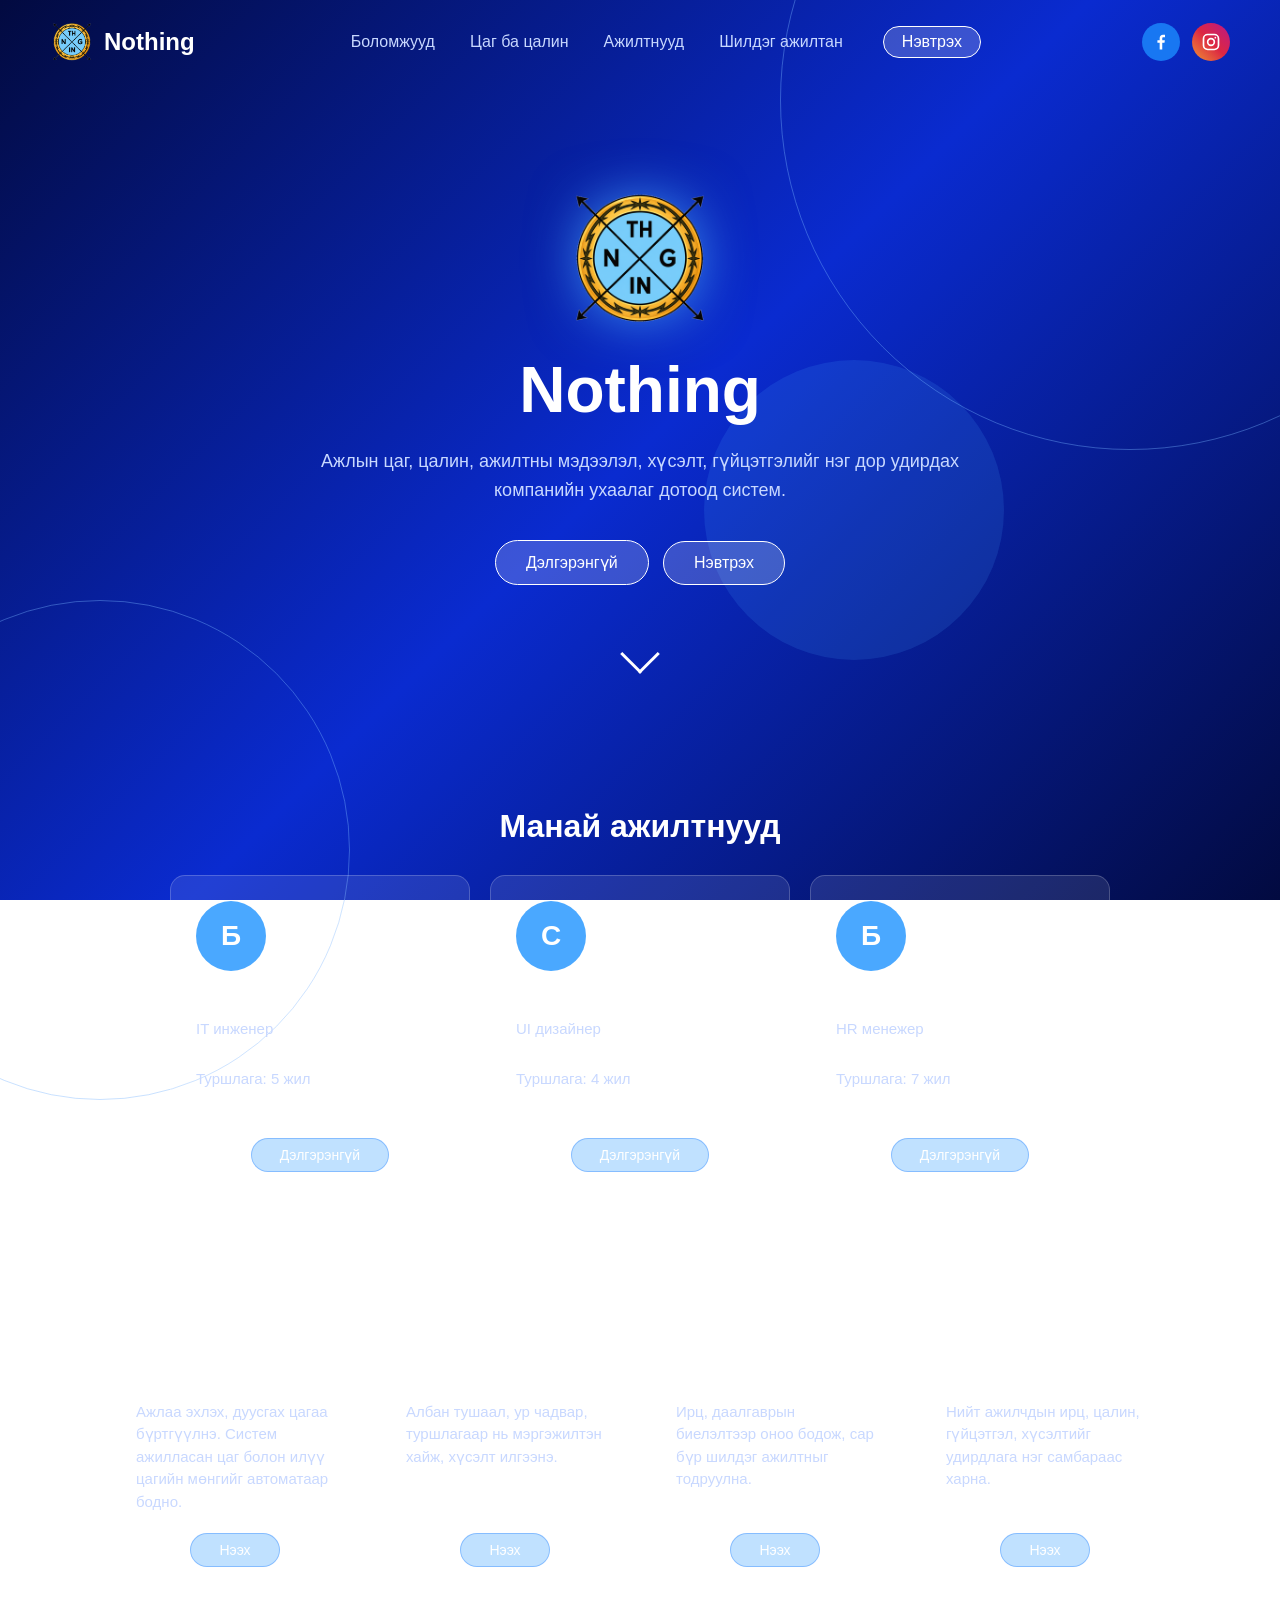
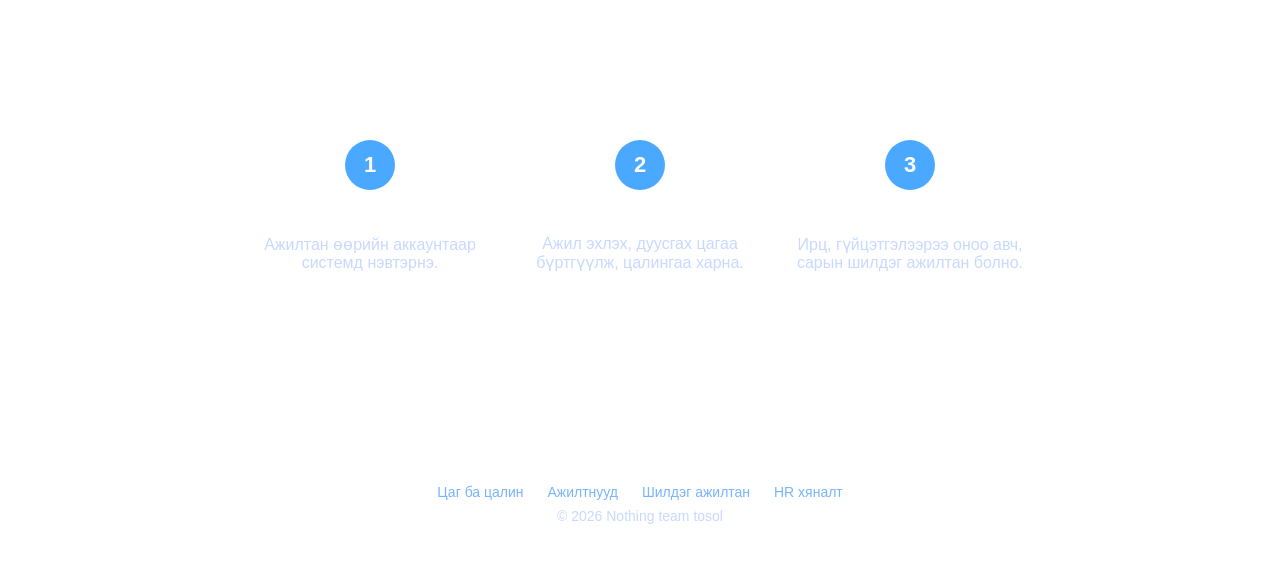
<file: index.html>
<!DOCTYPE html>
<html lang="mn">
<head>
  <meta charset="UTF-8">
  <meta name="viewport" content="width=device-width, initial-scale=1">
  <meta name="description" content="Nothing - ажлын цаг, цалин, ажилтны мэдээлэл, хүсэлт, гүйцэтгэлийг нэг дор удирдах компанийн ухаалаг дотоод систем.">
  <meta name="theme-color" content="#020a40">
  <meta property="og:title" content="Nothing">
  <meta property="og:description" content="Nothing - ажлын цаг, цалин, ажилтны мэдээлэл, хүсэлт, гүйцэтгэлийг нэг дор удирдах компанийн ухаалаг дотоод систем.">
  <meta property="og:image" content="logo.png">
  <title>Nothing</title>
  <!-- style.css файлыг энд холбож байна -->
  <link rel="icon" href="logo.png">
  <link rel="stylesheet" href="style.css">
</head>
<body>

  <!-- Арын дугуй хэлбэрүүд (background-ийг чимнэ) -->
  <div class="circle circle1"></div>
  <div class="circle circle2"></div>
  <div class="circle circle3"></div>

  <!-- Дээд хэсэг: лого ба цэс -->
  <header>
    <a class="logo" href="index.html"><img src="logo.png" alt="Nothing лого">Nothing</a>
    <nav>
      <a href="#features">Боломжууд</a>
      <a href="time-salary.html">Цаг ба цалин</a>
      <a href="employees.html">Ажилтнууд</a>
      <a href="leaderboard.html">Шилдэг ажилтан</a>
      <a href="login.html" class="button small">Нэвтрэх</a>
    </nav>
    
    <div class="social">
      <a href="https://www.facebook.com" target="_blank" title="Facebook" class="fb">
        <svg viewBox="0 0 24 24"><path fill="white" d="M13.5 21v-8h2.7l.4-3.2h-3.1V7.8c0-.9.3-1.5 1.6-1.5h1.7V3.4c-.3 0-1.3-.1-2.4-.1-2.4 0-4 1.5-4 4.1v2.4H7.7V13h2.7v8h3.1z"/></svg>
      </a>
      <a href="https://www.instagram.com" target="_blank" title="Instagram" class="ig">
        <svg viewBox="0 0 24 24" fill="none" stroke="white" stroke-width="2">
          <rect x="3" y="3" width="18" height="18" rx="5"/>
          <circle cx="12" cy="12" r="4"/>
          <circle cx="17.2" cy="6.8" r="1" fill="white" stroke="none"/>
        </svg>
      </a>
    </div>
  </header>

  <!-- Гол хэсэг -->
  <main>
    <section class="hero">
      <img src="logo.png" alt="Nothing лого" class="hero-logo">
      <h1>Nothing</h1>
      <p>Ажлын цаг, цалин, ажилтны мэдээлэл, хүсэлт, гүйцэтгэлийг нэг дор удирдах компанийн ухаалаг дотоод систем.</p>
      <a href="#features" class="button">Дэлгэрэнгүй</a>
      <a href="login.html" class="button">Нэвтрэх</a>
      <!-- Доош гүйлгэх сум: дарахад "Манай ажилтнууд" хэсэг рүү гүйнэ -->
      <a href="#team" class="scroll-down" title="Доош гүйлгэх"></a>
    </section>

    <section id="team" class="team">
      <h2 class="section-title">Манай ажилтнууд</h2>
      <div class="cards people">
        <a class="card" href="employees.html">
          <div class="avatar">Б</div><h3>Бат</h3>
          <p class="role">IT инженер</p>
          <p class="info">Туршлага: 5 жил</p>
          <div><span class="tag">HTML/CSS</span><span class="tag">Python</span></div>
          <span class="more">Дэлгэрэнгүй</span>
        </a>
        <a class="card" href="employees.html">
          <div class="avatar">С</div><h3>Сара</h3>
          <p class="role">UI дизайнер</p>
          <p class="info">Туршлага: 4 жил</p>
          <div><span class="tag">Figma</span><span class="tag">Брэндинг</span></div>
          <span class="more">Дэлгэрэнгүй</span>
        </a>
        <a class="card" href="employees.html">
          <div class="avatar">Б</div><h3>Болд</h3>
          <p class="role">HR менежер</p>
          <p class="info">Туршлага: 7 жил</p>
          <div><span class="tag">Сургалт</span><span class="tag">Ярилцлага</span></div>
          <span class="more">Дэлгэрэнгүй</span>
        </a>
      </div>
      <a href="employees.html" class="button">Бүх ажилтныг харах</a>
    </section>

    <section id="features" class="cards">
      <a class="card" href="time-salary.html">
        <h3>Цаг ба цалин</h3>
        <p>Ажлаа эхлэх, дуусгах цагаа бүртгүүлнэ. Систем ажилласан цаг болон илүү цагийн мөнгийг автоматаар бодно.</p>
        <span class="more">Нээх</span>
      </a>
      <a class="card" href="employees.html">
        <h3>Ажилтны мэдээлэл</h3>
        <p>Албан тушаал, ур чадвар, туршлагаар нь мэргэжилтэн хайж, хүсэлт илгээнэ.</p>
        <span class="more">Нээх</span>
      </a>
      <a class="card" href="leaderboard.html">
        <h3>Leaderboard</h3>
        <p>Ирц, даалгаврын биелэлтээр оноо бодож, сар бүр шилдэг ажилтныг тодруулна.</p>
        <span class="more">Нээх</span>
      </a>
      <a class="card" href="hr.html">
        <h3>HR хяналт</h3>
        <p>Нийт ажилчдын ирц, цалин, гүйцэтгэл, хүсэлтийг удирдлага нэг самбараас харна.</p>
        <span class="more">Нээх</span>
      </a>
    </section>
    <section id="how" class="how">
      <h2>Хэрхэн ажилладаг вэ?</h2>
      <div class="steps">
        <div class="step"><div class="step-number">1</div><h3>Нэвтэрнэ</h3><p>Ажилтан өөрийн аккаунтаар системд нэвтэрнэ.</p></div>
        <div class="step"><div class="step-number">2</div><h3>Цагаа бүртгүүлнэ</h3><p>Ажил эхлэх, дуусгах цагаа бүртгүүлж, цалингаа харна.</p></div>
        <div class="step"><div class="step-number">3</div><h3>Оноо цуглуулна</h3><p>Ирц, гүйцэтгэлээрээ оноо авч, сарын шилдэг ажилтан болно.</p></div>
      </div>
      <a href="login.html" class="button">Одоо эхлэх</a>
    </section>



  </main>

  <footer>
  <p>
    <a href="time-salary.html">Цаг ба цалин</a>
    <a href="employees.html">Ажилтнууд</a>
    <a href="leaderboard.html">Шилдэг ажилтан</a>
    <a href="hr.html">HR хяналт</a>
  </p>
  <p>© 2026 Nothing team tosol</p>
</footer>

  <script src="script.js"></script>
</body>
</html>
</file>
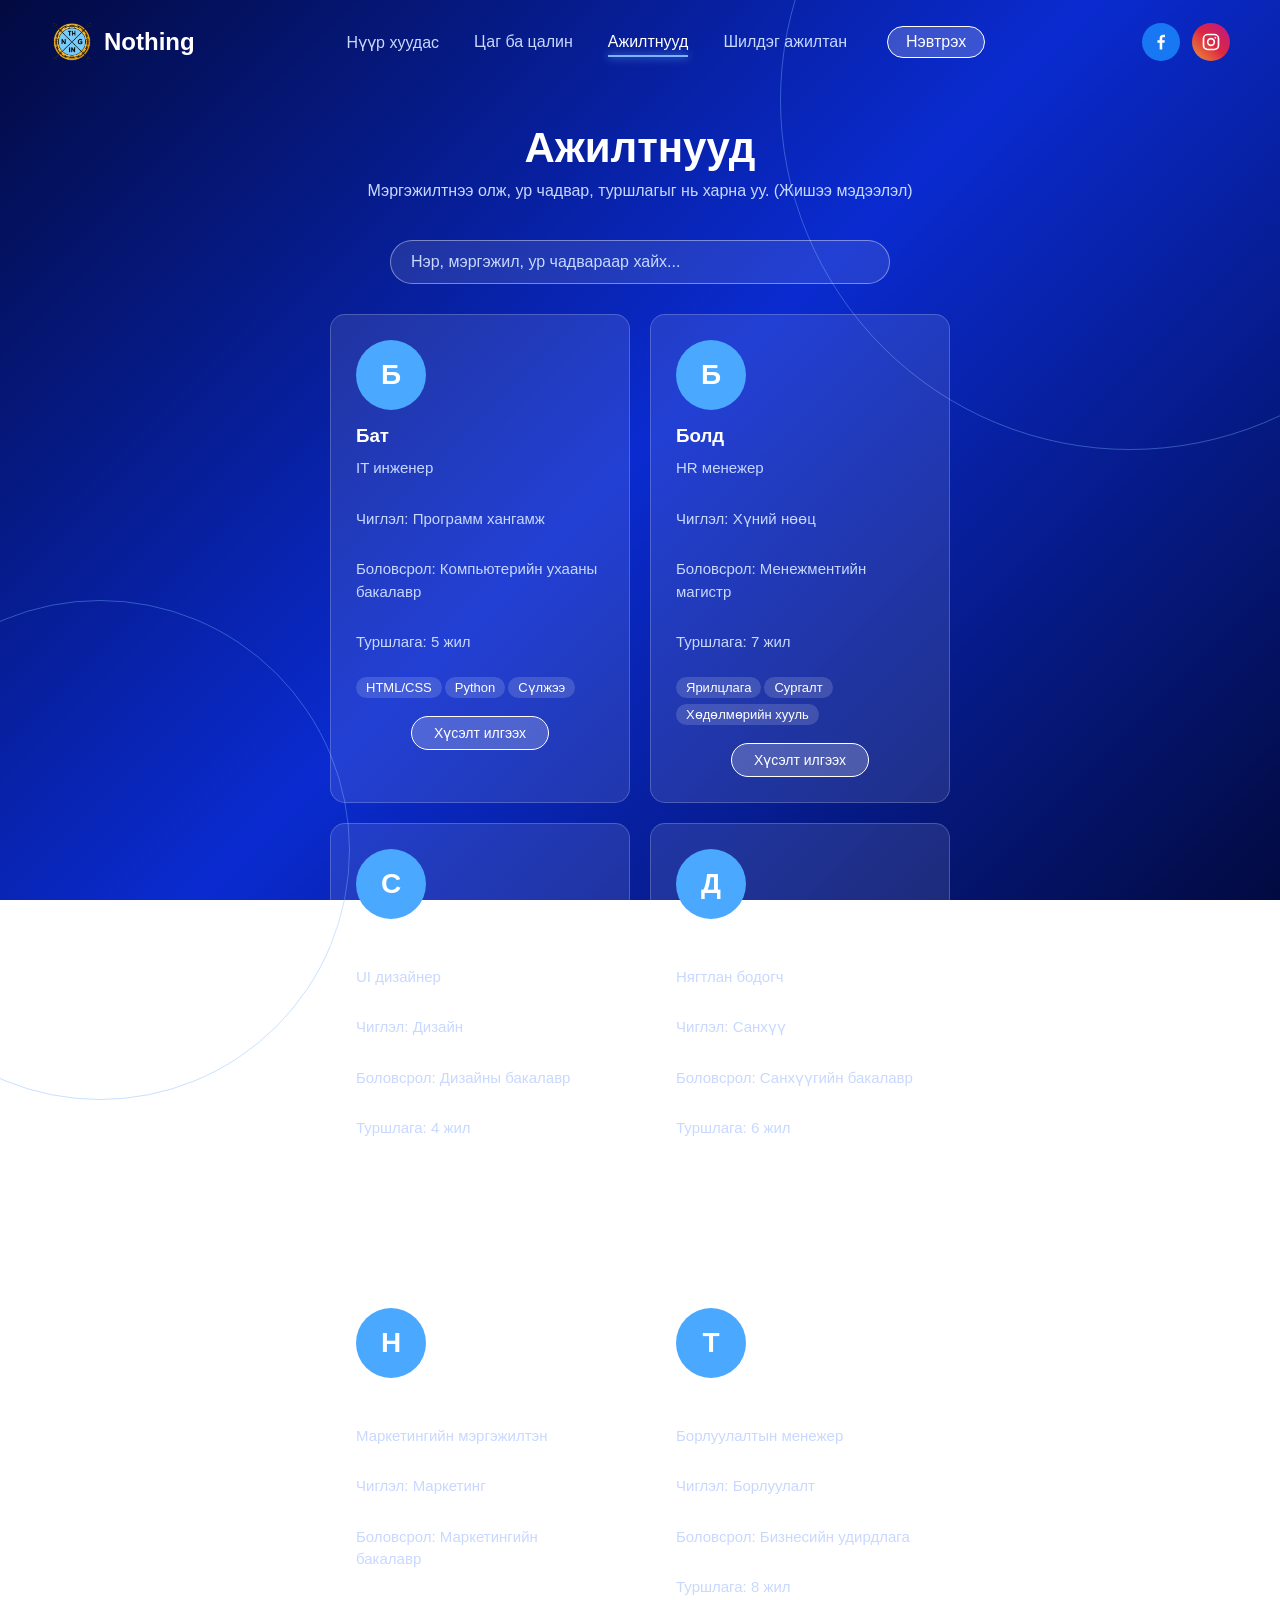
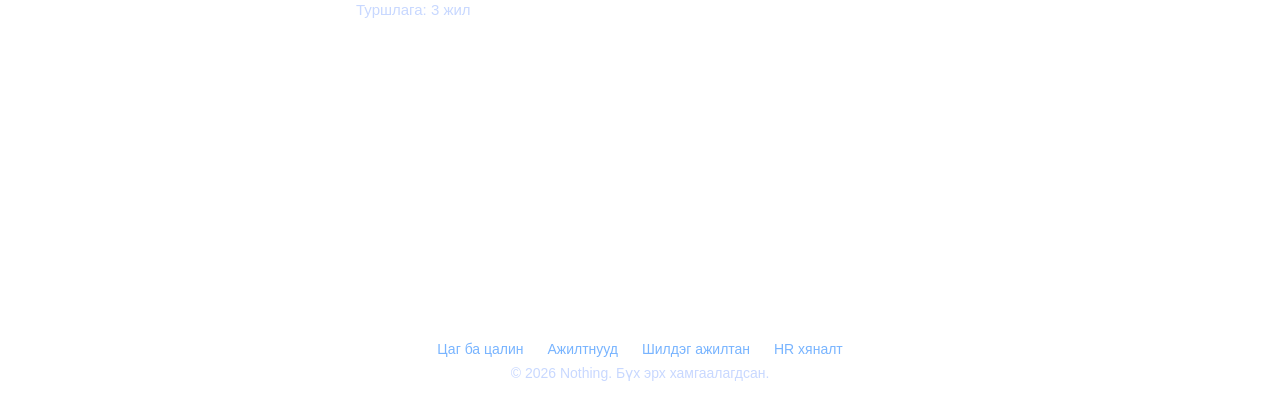
<file: employees.html>
<!DOCTYPE html>
<html lang="mn">
<head>
  <meta charset="UTF-8">
  <meta name="viewport" content="width=device-width, initial-scale=1">
  <meta name="description" content="Nothing - ажилтнуудын мэргэжил, ур чадвар, туршлагыг хайж олох.">
  <meta name="theme-color" content="#020a40">
  <meta property="og:title" content="Nothing">
  <meta property="og:description" content="Nothing - ажилтнуудын мэргэжил, ур чадвар, туршлагыг хайж олох.">
  <meta property="og:image" content="logo.png">
  <title>Ажилтнууд - Nothing</title>
  <link rel="icon" href="logo.png">
  <link rel="stylesheet" href="style.css">
</head>
<body>
  <div class="circle circle1"></div>
  <div class="circle circle2"></div>

  <header>
    <a class="logo" href="index.html"><img src="logo.png" alt="Nothing лого">Nothing</a>
    <nav>
      <a href="index.html">Нүүр хуудас</a>
      <a href="time-salary.html">Цаг ба цалин</a>
      <a href="employees.html">Ажилтнууд</a>
      <a href="leaderboard.html">Шилдэг ажилтан</a>
      <a href="login.html" class="button small">Нэвтрэх</a>
    </nav>
    <!-- Нийгмийн сүлжээ: дарахад тухайн сайт руу очно -->
    <div class="social">
      <a href="https://www.facebook.com" target="_blank" title="Facebook" class="fb">
        <svg viewBox="0 0 24 24"><path fill="white" d="M13.5 21v-8h2.7l.4-3.2h-3.1V7.8c0-.9.3-1.5 1.6-1.5h1.7V3.4c-.3 0-1.3-.1-2.4-.1-2.4 0-4 1.5-4 4.1v2.4H7.7V13h2.7v8h3.1z"/></svg>
      </a>
      <a href="https://www.instagram.com" target="_blank" title="Instagram" class="ig">
        <svg viewBox="0 0 24 24" fill="none" stroke="white" stroke-width="2">
          <rect x="3" y="3" width="18" height="18" rx="5"/>
          <circle cx="12" cy="12" r="4"/>
          <circle cx="17.2" cy="6.8" r="1" fill="white" stroke="none"/>
        </svg>
      </a>
    </div>
  </header>

  <main class="container">
    <h1 class="page-title">Ажилтнууд</h1>
    <p class="page-sub">Мэргэжилтнээ олж, ур чадвар, туршлагыг нь харна уу. (Жишээ мэдээлэл)</p>
    <input id="search" class="search" type="text" placeholder="Нэр, мэргэжил, ур чадвараар хайх..." oninput="filterPeople()">
    <section class="cards people">
      <div class="card">
        <div class="avatar">Б</div>
        <h3>Бат</h3>
        <p class="role">IT инженер</p>
        <p class="info">Чиглэл: Программ хангамж</p>
        <p class="info">Боловсрол: Компьютерийн ухааны бакалавр</p>
        <p class="info">Туршлага: 5 жил</p>
        <div><span class="tag">HTML/CSS</span><span class="tag">Python</span><span class="tag">Сүлжээ</span></div>
        <button type="button" class="button" onclick="sendRequest('Бат')">Хүсэлт илгээх</button>
      </div>
      <div class="card">
        <div class="avatar">Б</div>
        <h3>Болд</h3>
        <p class="role">HR менежер</p>
        <p class="info">Чиглэл: Хүний нөөц</p>
        <p class="info">Боловсрол: Менежментийн магистр</p>
        <p class="info">Туршлага: 7 жил</p>
        <div><span class="tag">Ярилцлага</span><span class="tag">Сургалт</span><span class="tag">Хөдөлмөрийн хууль</span></div>
        <button type="button" class="button" onclick="sendRequest('Болд')">Хүсэлт илгээх</button>
      </div>
      <div class="card">
        <div class="avatar">С</div>
        <h3>Сара</h3>
        <p class="role">UI дизайнер</p>
        <p class="info">Чиглэл: Дизайн</p>
        <p class="info">Боловсрол: Дизайны бакалавр</p>
        <p class="info">Туршлага: 4 жил</p>
        <div><span class="tag">Figma</span><span class="tag">Өнгө</span><span class="tag">Брэндинг</span></div>
        <button type="button" class="button" onclick="sendRequest('Сара')">Хүсэлт илгээх</button>
      </div>
      <div class="card">
        <div class="avatar">Д</div>
        <h3>Дулмаа</h3>
        <p class="role">Нягтлан бодогч</p>
        <p class="info">Чиглэл: Санхүү</p>
        <p class="info">Боловсрол: Санхүүгийн бакалавр</p>
        <p class="info">Туршлага: 6 жил</p>
        <div><span class="tag">Excel</span><span class="tag">Тайлан</span><span class="tag">Татвар</span></div>
        <button type="button" class="button" onclick="sendRequest('Дулмаа')">Хүсэлт илгээх</button>
      </div>
      <div class="card">
        <div class="avatar">Н</div>
        <h3>Нараа</h3>
        <p class="role">Маркетингийн мэргэжилтэн</p>
        <p class="info">Чиглэл: Маркетинг</p>
        <p class="info">Боловсрол: Маркетингийн бакалавр</p>
        <p class="info">Туршлага: 3 жил</p>
        <div><span class="tag">SMM</span><span class="tag">Контент</span><span class="tag">Судалгаа</span></div>
        <button type="button" class="button" onclick="sendRequest('Нараа')">Хүсэлт илгээх</button>
      </div>
      <div class="card">
        <div class="avatar">Т</div>
        <h3>Тэмүүлэн</h3>
        <p class="role">Борлуулалтын менежер</p>
        <p class="info">Чиглэл: Борлуулалт</p>
        <p class="info">Боловсрол: Бизнесийн удирдлага</p>
        <p class="info">Туршлага: 8 жил</p>
        <div><span class="tag">Хэлэлцээр</span><span class="tag">CRM</span><span class="tag">Харилцагч</span></div>
        <button type="button" class="button" onclick="sendRequest('Тэмүүлэн')">Хүсэлт илгээх</button>
      </div>
    </section>
  </main>

  <footer>
  <p>
    <a href="time-salary.html">Цаг ба цалин</a>
    <a href="employees.html">Ажилтнууд</a>
    <a href="leaderboard.html">Шилдэг ажилтан</a>
    <a href="hr.html">HR хяналт</a>
  </p>
  <p>© 2026 Nothing. Бүх эрх хамгаалагдсан.</p>
</footer>

  <script src="script.js"></script>
  <script>
    // Хайлтын талбарт бичих бүрт энэ функц ажиллана
    function filterPeople() {
      // Бичсэн үгийг жижиг үсэгт шилжүүлнэ (том, жижиг үсэг ялгахгүй байхын тулд)
      var text = document.getElementById("search").value.toLowerCase();
      var cards = document.querySelectorAll(".people .card");

      // Карт бүрийг нэг нэгээр нь шалгана
      for (var i = 0; i < cards.length; i++) {
        var cardText = cards[i].textContent.toLowerCase();
        if (cardText.indexOf(text) !== -1) {
          cards[i].style.display = "flex";   // таарвал харуулна
        } else {
          cards[i].style.display = "none";   // таарахгүй бол нууна
        }
      }
    }

    // "Хүсэлт илгээх" товч дарахад ажиллана
    function sendRequest(name) {
      var message = prompt(name + "-д илгээх хүсэлтээ бичнэ үү:");
      if (message) {
        alert("Хүсэлт илгээгдлээ (жишээ): " + message);
      }
    }
  </script>
</body>
</html>
</file>
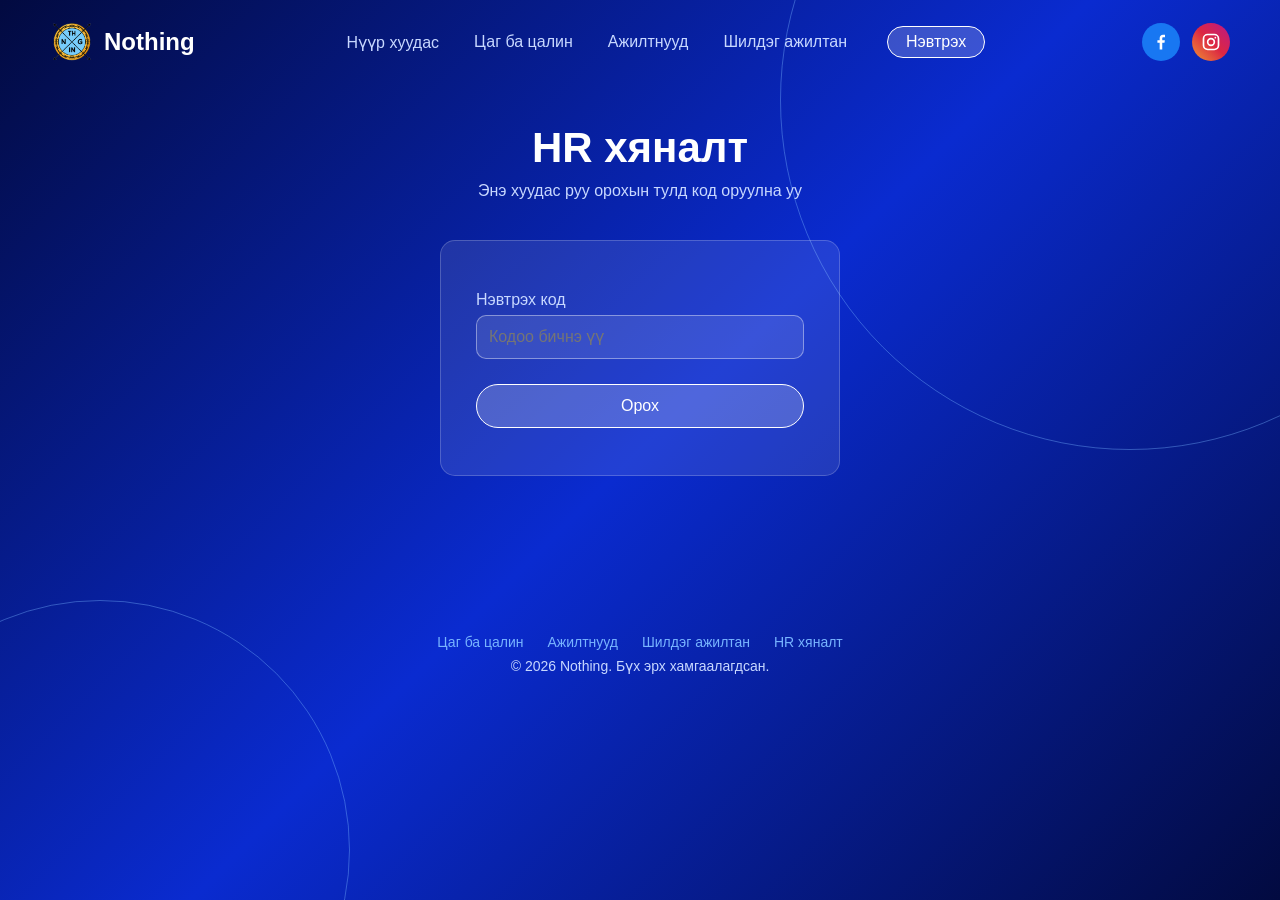
<file: hr.html>
<!DOCTYPE html>
<html lang="mn">
<head>
  <meta charset="UTF-8">
  <meta name="viewport" content="width=device-width, initial-scale=1">
  <meta name="description" content="Nothing - HR хяналтын самбар.">
  <meta name="robots" content="noindex">
  <meta name="theme-color" content="#020a40">
  <meta property="og:title" content="Nothing">
  <meta property="og:description" content="Nothing - HR хяналтын самбар.">
  <meta property="og:image" content="logo.png">
  <title>HR хяналт - Nothing</title>
  <link rel="icon" href="logo.png">
  <link rel="stylesheet" href="style.css">
</head>
<body>
  <div class="circle circle1"></div>
  <div class="circle circle2"></div>

  <header>
    <a class="logo" href="index.html"><img src="logo.png" alt="Nothing лого">Nothing</a>
    <nav>
      <a href="index.html">Нүүр хуудас</a>
      <a href="time-salary.html">Цаг ба цалин</a>
      <a href="employees.html">Ажилтнууд</a>
      <a href="leaderboard.html">Шилдэг ажилтан</a>
      <a href="login.html" class="button small">Нэвтрэх</a>
    </nav>
    <!-- Нийгмийн сүлжээ: дарахад тухайн сайт руу очно -->
    <div class="social">
      <a href="https://www.facebook.com" target="_blank" title="Facebook" class="fb">
        <svg viewBox="0 0 24 24"><path fill="white" d="M13.5 21v-8h2.7l.4-3.2h-3.1V7.8c0-.9.3-1.5 1.6-1.5h1.7V3.4c-.3 0-1.3-.1-2.4-.1-2.4 0-4 1.5-4 4.1v2.4H7.7V13h2.7v8h3.1z"/></svg>
      </a>
      <a href="https://www.instagram.com" target="_blank" title="Instagram" class="ig">
        <svg viewBox="0 0 24 24" fill="none" stroke="white" stroke-width="2">
          <rect x="3" y="3" width="18" height="18" rx="5"/>
          <circle cx="12" cy="12" r="4"/>
          <circle cx="17.2" cy="6.8" r="1" fill="white" stroke="none"/>
        </svg>
      </a>
    </div>
  </header>

  <main class="container">

    <!-- 1) Код оруулах хэсэг (эхлээд энэ харагдана) -->
    <div id="gate">
      <h1 class="page-title">HR хяналт</h1>
      <p class="page-sub">Энэ хуудас руу орохын тулд код оруулна уу</p>

      <form class="form-box" onsubmit="checkCode(); return false;">
        <label for="code">Нэвтрэх код</label>
        <input id="code" type="password" placeholder="Кодоо бичнэ үү">
        <button type="submit" class="button">Орох</button>
        <p id="error" class="error"></p>
      </form>
    </div>

    <!-- 2) HR самбар (код зөв байвал л харагдана) -->
    <div id="dashboard" class="hidden">
      <h1 class="page-title">HR хяналтын самбар</h1>
      <p class="page-sub">Нийт ажилчдын ирц, цаг, цалин, хүсэлт (жишээ мэдээлэл)</p>

      <div class="summary">
        <div class="panel"><div>Нийт ажилтан</div><div class="big">6</div></div>
        <div class="panel"><div>Дундаж ирц</div><div class="big">93%</div></div>
        <div class="panel"><div>Нийт илүү цаг</div><div class="big">34 цаг</div></div>
        <div class="panel"><div>Шинэ хүсэлт</div><div class="big">7</div></div>
      </div>

      <div class="table-wrap">
        <table>
          <tr><th>Нэр</th><th>Ажилласан</th><th>Илүү цаг</th><th>Ирц</th><th>Нийт цалин</th><th>Хүсэлт</th></tr>
          <tr><td>Бат</td><td>176 цаг</td><td>12 цаг</td><td>98%</td><td>1,868,750₮</td><td>0</td></tr>
          <tr><td>Болд</td><td>172 цаг</td><td>8 цаг</td><td>95%</td><td>2,050,000₮</td><td>1</td></tr>
          <tr><td>Сара</td><td>168 цаг</td><td>5 цаг</td><td>97%</td><td>1,720,000₮</td><td>0</td></tr>
          <tr><td>Дулмаа</td><td>170 цаг</td><td>6 цаг</td><td>92%</td><td>1,690,000₮</td><td>2</td></tr>
          <tr><td>Нараа</td><td>160 цаг</td><td>0 цаг</td><td>90%</td><td>1,350,000₮</td><td>1</td></tr>
          <tr><td>Тэмүүлэн</td><td>165 цаг</td><td>3 цаг</td><td>88%</td><td>1,980,000₮</td><td>3</td></tr>
          
        </table>
      </div>
    </div>
  </main>

  <footer>
  <p>
    <a href="time-salary.html">Цаг ба цалин</a>
    <a href="employees.html">Ажилтнууд</a>
    <a href="leaderboard.html">Шилдэг ажилтан</a>
    <a href="hr.html">HR хяналт</a>
  </p>
  <p>© 2026 Nothing. Бүх эрх хамгаалагдсан.</p>
</footer>

  <!-- JavaScript: код зөв эсэхийг шалгана. Мөр бүрийг тайлбарласан. -->
  <script src="script.js"></script>
  <script>
    function checkCode() {
      // Хэрэглэгчийн бичсэн кодыг авна
      var code = document.getElementById("code").value;

      if (code === "HR2026") {
        // Зөв бол: код оруулах хэсгийг нууж, самбарыг харуулна
        document.getElementById("gate").classList.add("hidden");
        document.getElementById("dashboard").classList.remove("hidden");
      } else {
        // Буруу бол алдааны мессеж гаргана
        document.getElementById("error").textContent = "Код буруу байна. Дахин оролдоно уу.";
      }
    }
  </script>
</body>
</html>
</file>
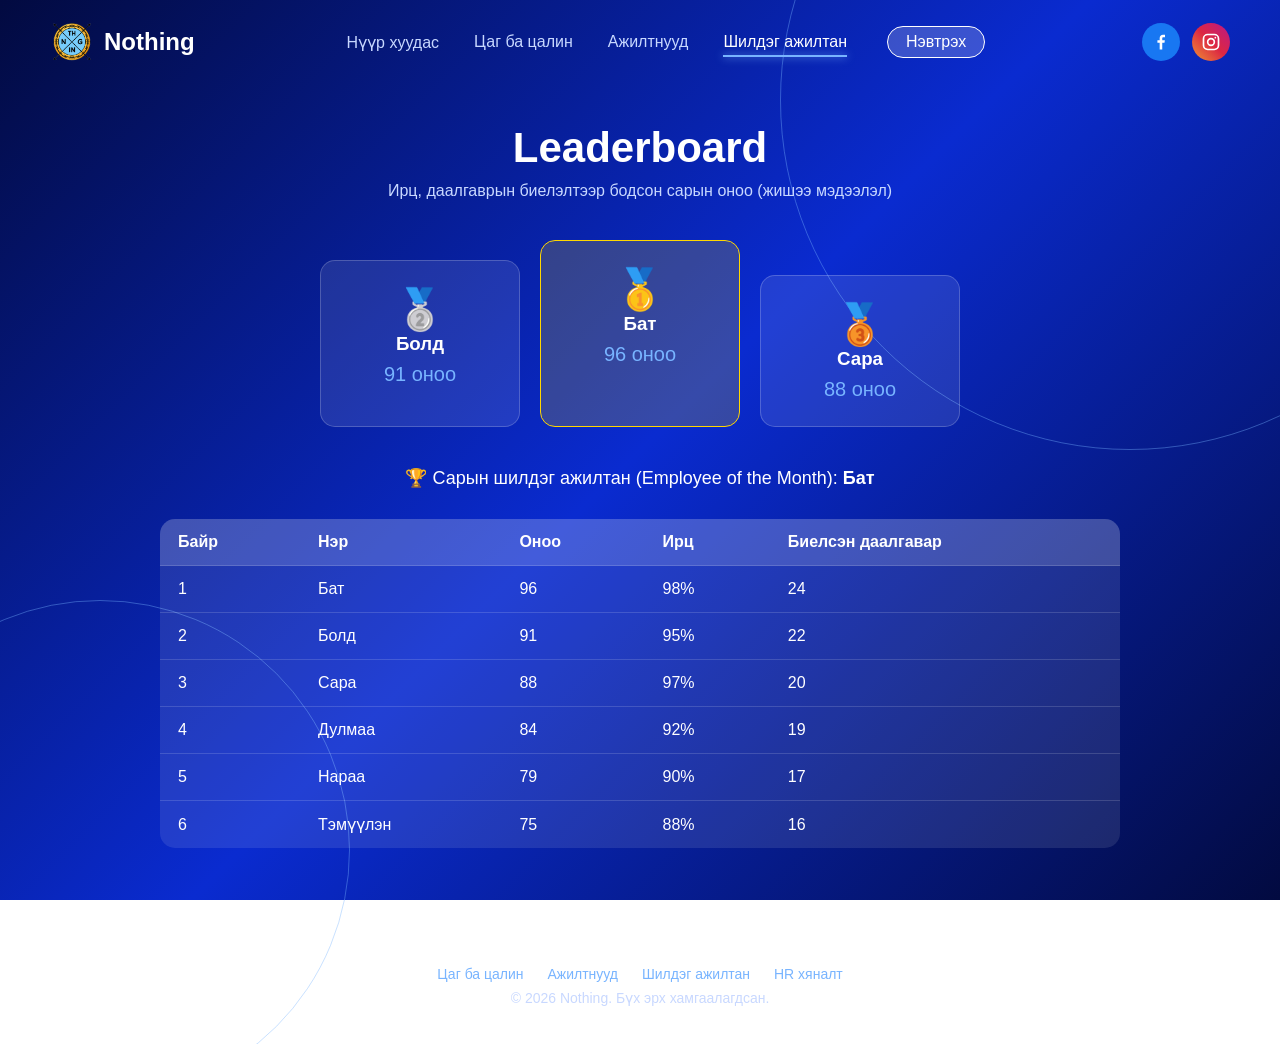
<file: leaderboard.html>
<!DOCTYPE html>
<html lang="mn">
<head>
  <meta charset="UTF-8">
  <meta name="viewport" content="width=device-width, initial-scale=1">
  <meta name="description" content="Nothing - ирц, даалгаврын биелэлтээр бодсон сарын шилдэг ажилтан.">
  <meta name="theme-color" content="#020a40">
  <meta property="og:title" content="Nothing">
  <meta property="og:description" content="Nothing - ирц, даалгаврын биелэлтээр бодсон сарын шилдэг ажилтан.">
  <meta property="og:image" content="logo.png">
  <title>Шилдэг ажилтан - Nothing</title>
  <link rel="icon" href="logo.png">
  <link rel="stylesheet" href="style.css">
</head>
<body>
  <div class="circle circle1"></div>
  <div class="circle circle2"></div>

  <header>
    <a class="logo" href="index.html"><img src="logo.png" alt="Nothing лого">Nothing</a>
    <nav>
      <a href="index.html">Нүүр хуудас</a>
      <a href="time-salary.html">Цаг ба цалин</a>
      <a href="employees.html">Ажилтнууд</a>
      <a href="leaderboard.html">Шилдэг ажилтан</a>
      <a href="login.html" class="button small">Нэвтрэх</a>
    </nav>
    <!-- Нийгмийн сүлжээ: дарахад тухайн сайт руу очно -->
    <div class="social">
      <a href="https://www.facebook.com" target="_blank" title="Facebook" class="fb">
        <svg viewBox="0 0 24 24"><path fill="white" d="M13.5 21v-8h2.7l.4-3.2h-3.1V7.8c0-.9.3-1.5 1.6-1.5h1.7V3.4c-.3 0-1.3-.1-2.4-.1-2.4 0-4 1.5-4 4.1v2.4H7.7V13h2.7v8h3.1z"/></svg>
      </a>
      <a href="https://www.instagram.com" target="_blank" title="Instagram" class="ig">
        <svg viewBox="0 0 24 24" fill="none" stroke="white" stroke-width="2">
          <rect x="3" y="3" width="18" height="18" rx="5"/>
          <circle cx="12" cy="12" r="4"/>
          <circle cx="17.2" cy="6.8" r="1" fill="white" stroke="none"/>
        </svg>
      </a>
    </div>
  </header>

  <main class="container">
    <h1 class="page-title">Leaderboard</h1>
    <p class="page-sub">Ирц, даалгаврын биелэлтээр бодсон сарын оноо (жишээ мэдээлэл)</p>

    <div class="podium">
      <div class="place second"><div class="medal">🥈</div><h3>Болд</h3><div class="score">91 оноо</div></div>
      <div class="place first"><div class="medal">🥇</div><h3>Бат</h3><div class="score">96 оноо</div></div>
      <div class="place third"><div class="medal">🥉</div><h3>Сара</h3><div class="score">88 оноо</div></div>
    </div>

    <p class="badge">🏆 Сарын шилдэг ажилтан (Employee of the Month): <b>Бат</b></p>

    <div class="table-wrap">
      <table>
        <tr><th>Байр</th><th>Нэр</th><th>Оноо</th><th>Ирц</th><th>Биелсэн даалгавар</th></tr>
        <tr><td>1</td><td>Бат</td><td>96</td><td>98%</td><td>24</td></tr>
        <tr><td>2</td><td>Болд</td><td>91</td><td>95%</td><td>22</td></tr>
        <tr><td>3</td><td>Сара</td><td>88</td><td>97%</td><td>20</td></tr>
        <tr><td>4</td><td>Дулмаа</td><td>84</td><td>92%</td><td>19</td></tr>
        <tr><td>5</td><td>Нараа</td><td>79</td><td>90%</td><td>17</td></tr>
        <tr><td>6</td><td>Тэмүүлэн</td><td>75</td><td>88%</td><td>16</td></tr>
        
      </table>
    </div>
  </main>

  <footer>
  <p>
    <a href="time-salary.html">Цаг ба цалин</a>
    <a href="employees.html">Ажилтнууд</a>
    <a href="leaderboard.html">Шилдэг ажилтан</a>
    <a href="hr.html">HR хяналт</a>
  </p>
  <p>© 2026 Nothing. Бүх эрх хамгаалагдсан.</p>
</footer>
  <script src="script.js"></script>
</body>
</html>
</file>
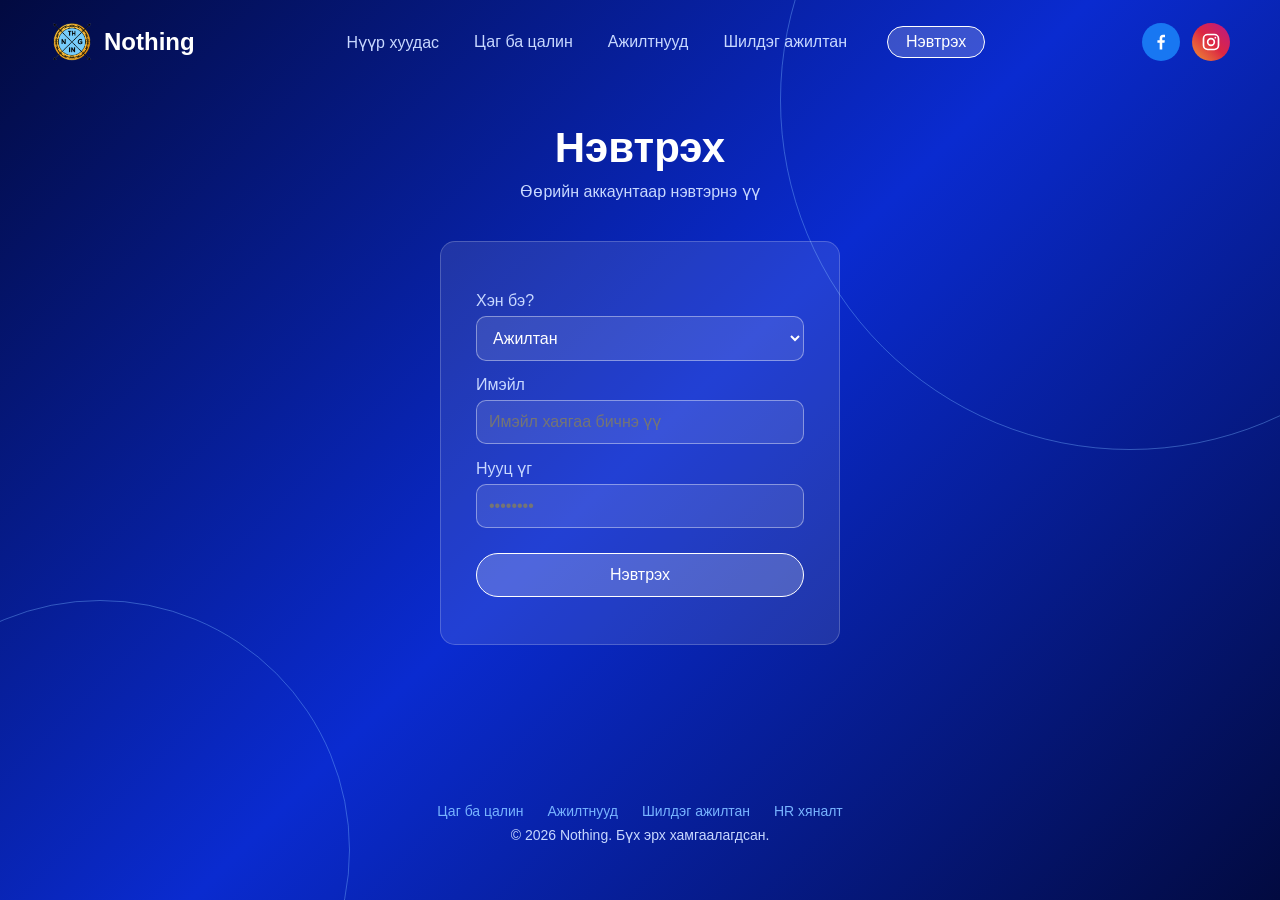
<file: login.html>
<!DOCTYPE html>
<html lang="mn">
<head>
  <meta charset="UTF-8">
  <meta name="viewport" content="width=device-width, initial-scale=1">
  <meta name="description" content="Nothing системд нэвтрэх.">
  <meta name="robots" content="noindex">
  <meta name="theme-color" content="#020a40">
  <meta property="og:title" content="Nothing">
  <meta property="og:description" content="Nothing системд нэвтрэх.">
  <meta property="og:image" content="logo.png">
  <title>Нэвтрэх - Nothing</title>
  <link rel="icon" href="logo.png">
  <link rel="stylesheet" href="style.css">
</head>
<body>
  <div class="circle circle1"></div>
  <div class="circle circle2"></div>

  <header>
    <a class="logo" href="index.html"><img src="logo.png" alt="Nothing лого">Nothing</a>
    <nav>
      <a href="index.html">Нүүр хуудас</a>
      <a href="time-salary.html">Цаг ба цалин</a>
      <a href="employees.html">Ажилтнууд</a>
      <a href="leaderboard.html">Шилдэг ажилтан</a>
      <a href="login.html" class="button small">Нэвтрэх</a>
    </nav>
    <!-- Нийгмийн сүлжээ: дарахад тухайн сайт руу очно -->
    <div class="social">
      <a href="https://www.facebook.com" target="_blank" title="Facebook" class="fb">
        <svg viewBox="0 0 24 24"><path fill="white" d="M13.5 21v-8h2.7l.4-3.2h-3.1V7.8c0-.9.3-1.5 1.6-1.5h1.7V3.4c-.3 0-1.3-.1-2.4-.1-2.4 0-4 1.5-4 4.1v2.4H7.7V13h2.7v8h3.1z"/></svg>
      </a>
      <a href="https://www.instagram.com" target="_blank" title="Instagram" class="ig">
        <svg viewBox="0 0 24 24" fill="none" stroke="white" stroke-width="2">
          <rect x="3" y="3" width="18" height="18" rx="5"/>
          <circle cx="12" cy="12" r="4"/>
          <circle cx="17.2" cy="6.8" r="1" fill="white" stroke="none"/>
        </svg>
      </a>
    </div>
  </header>

  <main class="container">
    <h1 class="page-title">Нэвтрэх</h1>
    <p class="page-sub">Өөрийн аккаунтаар нэвтэрнэ үү</p>

    <!-- Жишээ нэвтрэлт: зөвхөн script.js доторх бүртгэлээр нэвтэрнэ. Бодит шалгалтыг database-ээр дараа нь хийнэ. -->
    <form class="form-box" onsubmit="login(); return false;">
      <label for="role">Хэн бэ?</label>
      <select id="role">
        <option>Ажилтан</option>
        <option>HR / Удирдлага</option>
        <option>Хэрэглэгч</option>
      </select>

      <label for="email">Имэйл</label>
      <input id="email" type="email" placeholder="Имэйл хаягаа бичнэ үү">

      <label for="password">Нууц үг</label>
      <input id="password" type="password" placeholder="••••••••">

      <button type="submit" class="button">Нэвтрэх</button>
      <p id="error" class="error"></p>
    </form>
  </main>

  <footer>
  <p>
    <a href="time-salary.html">Цаг ба цалин</a>
    <a href="employees.html">Ажилтнууд</a>
    <a href="leaderboard.html">Шилдэг ажилтан</a>
    <a href="hr.html">HR хяналт</a>
  </p>
  <p>© 2026 Nothing. Бүх эрх хамгаалагдсан.</p>
</footer>

  <script src="script.js"></script>
  <script>
    // Нэвтэрсэн бол дахин нэвтрэх хуудас харуулах шаардлагагүй
    if (getUser() !== null) {
      window.location.href = "profile.html";
    }

    function login() {
      var email = document.getElementById("email").value.trim().toLowerCase();
      var password = document.getElementById("password").value;
      var role = document.getElementById("role").value;

      if (email === "" || password === "") {
        document.getElementById("error").textContent = "Имэйл болон нууц үгээ бичнэ үү.";
        return;
      }

      // script.js доторх ACCOUNT-тай тулгаж шалгана
      if (email === ACCOUNT.email && password === ACCOUNT.password) {
        // Зөв бол нэвтэрсэнийг хөтөчийн санах ойд хадгална
        localStorage.setItem("cb_user", email);
        localStorage.setItem("cb_role", role);

        // Сонгосон эрхээс хамаарч өөр өөр хуудас руу шилжинэ
        if (role === "Ажилтан") {
          window.location.href = "time-salary.html";
        } else if (role === "HR / Удирдлага") {
          window.location.href = "hr.html";
        } else {
          window.location.href = "employees.html";
        }
      } else {
        document.getElementById("error").textContent = "Ийм бүртгэл олдсонгүй.";
      }
    }
  </script>
</body>
</html>
</file>
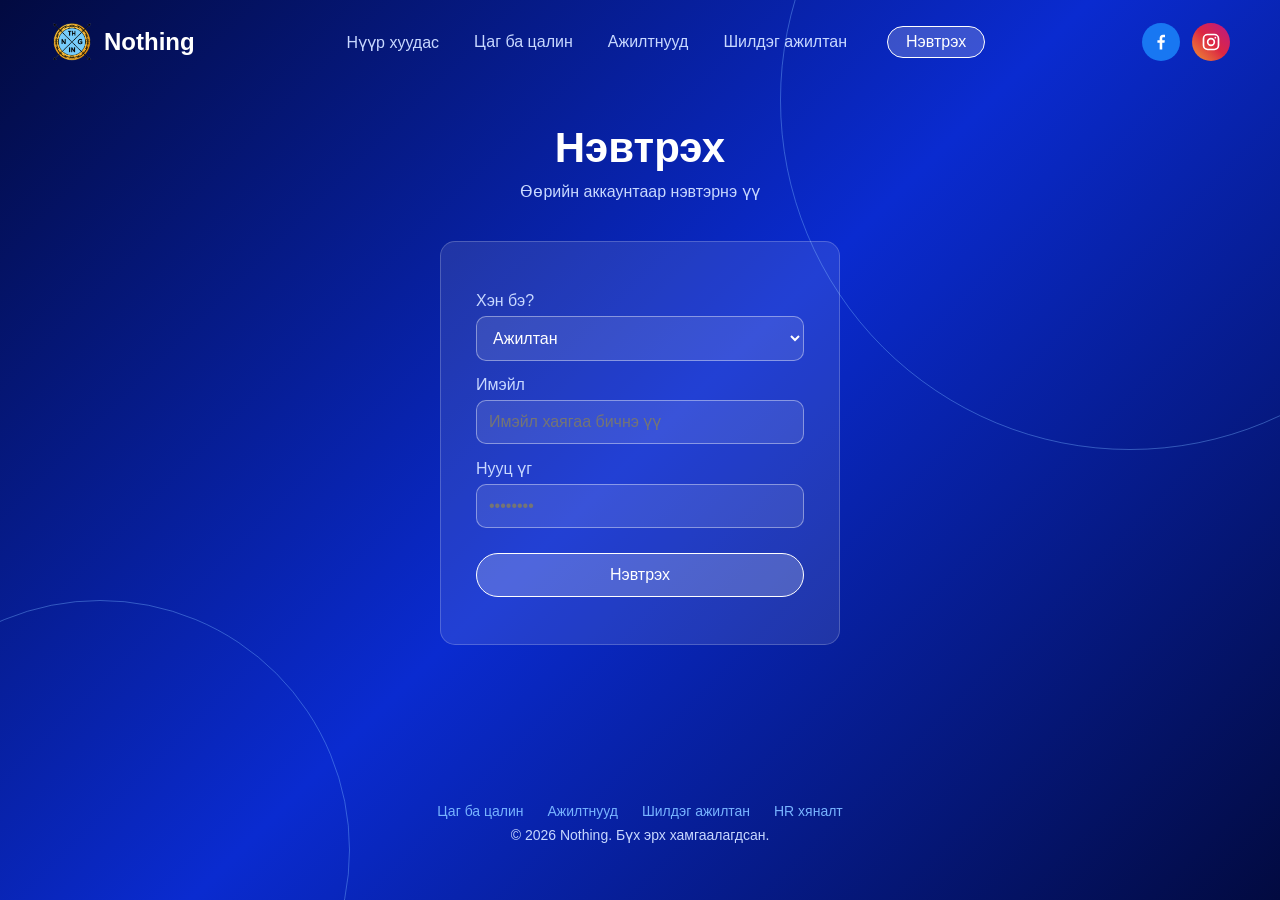
<file: profile.html>
<!DOCTYPE html>
<html lang="mn">
<head>
  <meta charset="UTF-8">
  <meta name="viewport" content="width=device-width, initial-scale=1">
  <meta name="description" content="Nothing - миний профайл.">
  <meta name="robots" content="noindex">
  <meta name="theme-color" content="#020a40">
  <meta property="og:title" content="Nothing">
  <meta property="og:description" content="Nothing - миний профайл.">
  <meta property="og:image" content="logo.png">
  <title>Профайл - Nothing</title>
  <link rel="icon" href="logo.png">
  <link rel="stylesheet" href="style.css">
</head>
<body>
  <div class="circle circle1"></div>
  <div class="circle circle2"></div>

  <header>
    <a class="logo" href="index.html"><img src="logo.png" alt="Nothing лого">Nothing</a>
    <nav>
      <a href="index.html">Нүүр хуудас</a>
      <a href="time-salary.html">Цаг ба цалин</a>
      <a href="employees.html">Ажилтнууд</a>
      <a href="leaderboard.html">Шилдэг ажилтан</a>
      <a href="login.html" class="button small">Нэвтрэх</a>
    </nav>
    <!-- Нийгмийн сүлжээ: дарахад тухайн сайт руу очно -->
    <div class="social">
      <a href="https://www.facebook.com" target="_blank" title="Facebook" class="fb">
        <svg viewBox="0 0 24 24"><path fill="white" d="M13.5 21v-8h2.7l.4-3.2h-3.1V7.8c0-.9.3-1.5 1.6-1.5h1.7V3.4c-.3 0-1.3-.1-2.4-.1-2.4 0-4 1.5-4 4.1v2.4H7.7V13h2.7v8h3.1z"/></svg>
      </a>
      <a href="https://www.instagram.com" target="_blank" title="Instagram" class="ig">
        <svg viewBox="0 0 24 24" fill="none" stroke="white" stroke-width="2">
          <rect x="3" y="3" width="18" height="18" rx="5"/>
          <circle cx="12" cy="12" r="4"/>
          <circle cx="17.2" cy="6.8" r="1" fill="white" stroke="none"/>
        </svg>
      </a>
    </div>
  </header>

  <main class="container">
    <h1 class="page-title">Миний профайл</h1>
    <p class="page-sub">Таны хувийн мэдээлэл</p>

    <!-- 1) Профайлын мэдээлэл -->
    <div class="profile-box">
      <div class="avatar" id="p-avatar"></div>
      <h2 id="p-name"></h2>
      <div class="row"><span>Имэйл</span><span id="p-email"></span></div>
      <div class="row"><span>Эрх</span><span id="p-role"></span></div>
      <div class="row"><span>Албан тушаал</span><span id="p-position"></span></div>
      <div class="row"><span>Утас</span><span id="p-phone"></span></div>
      <p class="info" id="p-bio"></p>
      <p class="info" id="saved-msg"></p>
      <button type="button" class="button" onclick="openEdit()">Профайл засах</button>
      <a href="time-salary.html" class="button">Цаг ба цалин</a>
      <button type="button" class="button" onclick="logout()">Гарах</button>
    </div>

    <!-- 2) Засах форм (эхэндээ нуугдсан) -->
    <form id="edit-form" class="form-box hidden" onsubmit="saveProfile(); return false;">
      <h3>Профайл засах</h3>

      <label for="e-name">Нэр</label>
      <input id="e-name" type="text">

      <label for="e-position">Албан тушаал</label>
      <input id="e-position" type="text" placeholder="Жишээ: IT инженер">

      <label for="e-phone">Утас</label>
      <input id="e-phone" type="text" placeholder="Жишээ: 9911 2233">

      <label for="e-bio">Өөрийн тухай</label>
      <textarea id="e-bio" rows="3" placeholder="Товч танилцуулга"></textarea>

      <p id="edit-error" class="error"></p>
      <button type="submit" class="button">Хадгалах</button>
      <button type="button" class="button" onclick="cancelEdit()">Болих</button>
    </form>
  </main>

  <footer>
  <p>
    <a href="time-salary.html">Цаг ба цалин</a>
    <a href="employees.html">Ажилтнууд</a>
    <a href="leaderboard.html">Шилдэг ажилтан</a>
    <a href="hr.html">HR хяналт</a>
  </p>
  <p>© 2026 Nothing. Бүх эрх хамгаалагдсан.</p>
</footer>

  <script src="script.js"></script>
  <script>
    // Нэвтрээгүй бол нэвтрэх хуудас руу буцаана
    if (getUser() === null) {
      window.location.href = "login.html";
    }

    // Профайлын мэдээллийг хуудсан дээр бичнэ
    function showProfile() {
      var profile = getProfile();
      document.getElementById("p-avatar").textContent = profile.name.charAt(0).toUpperCase();
      document.getElementById("p-name").textContent = profile.name;
      document.getElementById("p-email").textContent = getUser();
      document.getElementById("p-role").textContent = getRole();
      // || гэдэг нь: зүүн тал хоосон бол баруун талыг ав гэсэн үг
      document.getElementById("p-position").textContent = profile.position || "Оруулаагүй";
      document.getElementById("p-phone").textContent = profile.phone || "Оруулаагүй";
      document.getElementById("p-bio").textContent = profile.bio;
    }

    // "Профайл засах" дарахад: формыг одоогийн мэдээллээр дүүргээд харуулна
    function openEdit() {
      var profile = getProfile();
      document.getElementById("e-name").value = profile.name;
      document.getElementById("e-position").value = profile.position;
      document.getElementById("e-phone").value = profile.phone;
      document.getElementById("e-bio").value = profile.bio;
      document.getElementById("edit-error").textContent = "";
      document.getElementById("edit-form").classList.remove("hidden");
    }

    function cancelEdit() {
      document.getElementById("edit-form").classList.add("hidden");
    }

    // "Хадгалах" дарахад ажиллана
    function saveProfile() {
      var name = document.getElementById("e-name").value.trim();
      if (name === "") {
        document.getElementById("edit-error").textContent = "Нэрээ бичнэ үү.";
        return;
      }

      var profile = {
        name: name,
        position: document.getElementById("e-position").value.trim(),
        phone: document.getElementById("e-phone").value.trim(),
        bio: document.getElementById("e-bio").value.trim()
      };

      // Объектыг текст болгоод хөтөчийн санах ойд хадгална
      localStorage.setItem("cb_profile", JSON.stringify(profile));

      showProfile();     // хуудасны мэдээллийг шинэчилнэ
      updateHeader();    // дээд талын нэрийг шинэчилнэ
      cancelEdit();      // формыг нууна
      document.getElementById("saved-msg").textContent = "✔ Профайл хадгалагдлаа.";
    }

    showProfile();
  </script>
</body>
</html>
</file>
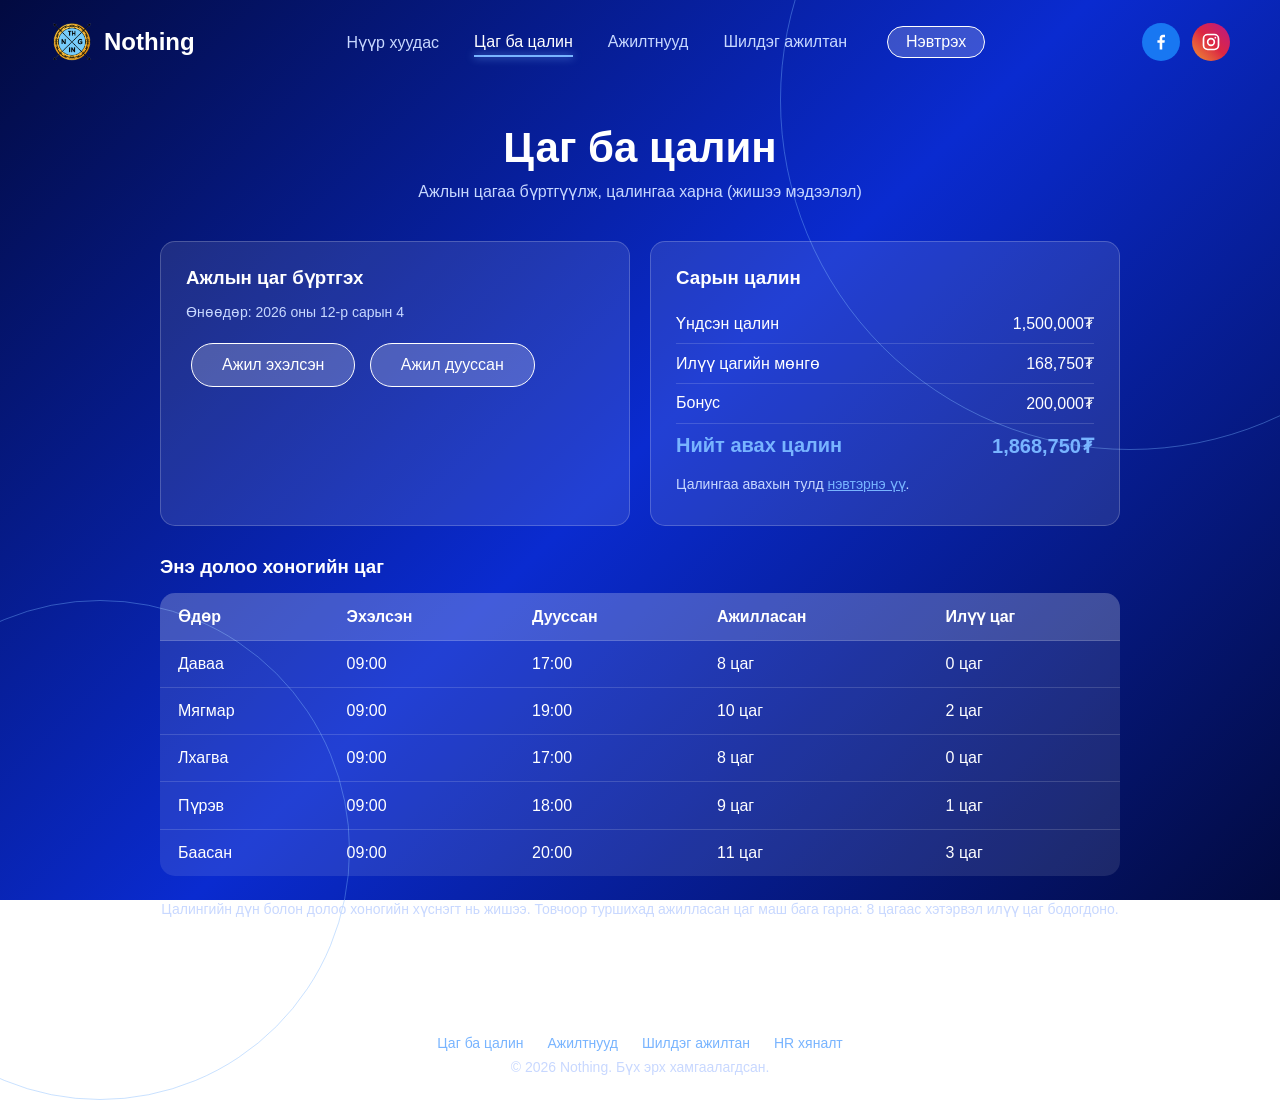
<file: time-salary.html>
<!DOCTYPE html>
<html lang="mn">
<head>
  <meta charset="UTF-8">
  <meta name="viewport" content="width=device-width, initial-scale=1">
  <meta name="description" content="Nothing - ажлын цаг бүртгэх, илүү цаг болон цалингаа автоматаар бодуулах.">
  <meta name="theme-color" content="#020a40">
  <meta property="og:title" content="Nothing">
  <meta property="og:description" content="Nothing - ажлын цаг бүртгэх, илүү цаг болон цалингаа автоматаар бодуулах.">
  <meta property="og:image" content="logo.png">
  <title>Цаг ба цалин - Nothing</title>
  <link rel="icon" href="logo.png">
  <link rel="stylesheet" href="style.css">
</head>
<body>
  <div class="circle circle1"></div>
  <div class="circle circle2"></div>

  <header>
    <a class="logo" href="index.html"><img src="logo.png" alt="Nothing лого">Nothing</a>
    <nav>
      <a href="index.html">Нүүр хуудас</a>
      <a href="time-salary.html">Цаг ба цалин</a>
      <a href="employees.html">Ажилтнууд</a>
      <a href="leaderboard.html">Шилдэг ажилтан</a>
      <a href="login.html" class="button small">Нэвтрэх</a>
    </nav>
    <!-- Нийгмийн сүлжээ: дарахад тухайн сайт руу очно -->
    <div class="social">
      <a href="https://www.facebook.com" target="_blank" title="Facebook" class="fb">
        <svg viewBox="0 0 24 24"><path fill="white" d="M13.5 21v-8h2.7l.4-3.2h-3.1V7.8c0-.9.3-1.5 1.6-1.5h1.7V3.4c-.3 0-1.3-.1-2.4-.1-2.4 0-4 1.5-4 4.1v2.4H7.7V13h2.7v8h3.1z"/></svg>
      </a>
      <a href="https://www.instagram.com" target="_blank" title="Instagram" class="ig">
        <svg viewBox="0 0 24 24" fill="none" stroke="white" stroke-width="2">
          <rect x="3" y="3" width="18" height="18" rx="5"/>
          <circle cx="12" cy="12" r="4"/>
          <circle cx="17.2" cy="6.8" r="1" fill="white" stroke="none"/>
        </svg>
      </a>
    </div>
  </header>

  <main class="container">
    <h1 class="page-title">Цаг ба цалин</h1>
    <p class="page-sub">Ажлын цагаа бүртгүүлж, цалингаа харна (жишээ мэдээлэл)</p>

    <div class="two-col">
      <div class="panel">
        <h3>Ажлын цаг бүртгэх</h3>
        <p id="today" class="info"></p>
        <button type="button" class="button" onclick="startWork()">Ажил эхэлсэн</button>
        <button type="button" class="button" onclick="endWork()">Ажил дууссан</button>
        <p id="start-info" class="info"></p>
        <p id="end-info" class="info"></p>
      </div>

      <div class="panel">
        <h3>Сарын цалин</h3>
        <div class="row"><span>Үндсэн цалин</span><span>1,500,000₮</span></div>
        <div class="row"><span>Илүү цагийн мөнгө</span><span>168,750₮</span></div>
        <div class="row"><span>Бонус</span><span>200,000₮</span></div>
        <div class="row total"><span>Нийт авах цалин</span><span>1,868,750₮</span></div>
        <p id="salary-status" class="info"></p>
        <button type="button" id="salary-btn" class="button" onclick="receiveSalary()">Цалингаа авах</button>
      </div>
    </div>

    <h3 style="margin-bottom:15px">Энэ долоо хоногийн цаг</h3>
    <div class="table-wrap">
      <table>
        <tr><th>Өдөр</th><th>Эхэлсэн</th><th>Дууссан</th><th>Ажилласан</th><th>Илүү цаг</th></tr>
        <tr><td>Даваа</td><td>09:00</td><td>17:00</td><td>8 цаг</td><td>0 цаг</td></tr>
        <tr><td>Мягмар</td><td>09:00</td><td>19:00</td><td>10 цаг</td><td>2 цаг</td></tr>
        <tr><td>Лхагва</td><td>09:00</td><td>17:00</td><td>8 цаг</td><td>0 цаг</td></tr>
        <tr><td>Пүрэв</td><td>09:00</td><td>18:00</td><td>9 цаг</td><td>1 цаг</td></tr>
        <tr><td>Баасан</td><td>09:00</td><td>20:00</td><td>11 цаг</td><td>3 цаг</td></tr>
        
      </table>
    </div>
    <p class="note">Цалингийн дүн болон долоо хоногийн хүснэгт нь жишээ. Товчоор туршихад ажилласан цаг маш бага гарна: 8 цагаас хэтэрвэл илүү цаг бодогдоно.</p>
  </main>

  <footer>
  <p>
    <a href="time-salary.html">Цаг ба цалин</a>
    <a href="employees.html">Ажилтнууд</a>
    <a href="leaderboard.html">Шилдэг ажилтан</a>
    <a href="hr.html">HR хяналт</a>
  </p>
  <p>© 2026 Nothing. Бүх эрх хамгаалагдсан.</p>
</footer>

  <script src="script.js"></script>
  <script>
    var startTime = null;   // ажил эхэлсэн цагийг энд хадгална

    // Цагийг "09:05" хэлбэрт оруулна
    function formatTime(d) {
      var h = d.getHours();
      var m = d.getMinutes();
      if (h < 10) { h = "0" + h; }
      if (m < 10) { m = "0" + m; }
      return h + ":" + m;
    }

    // Өнөөдрийн огноог харуулна
    var now = new Date();
    document.getElementById("today").textContent =
      "Өнөөдөр: " + now.getFullYear() + " оны " + (now.getMonth() + 1) + "-р сарын " + now.getDate();

    function startWork() {
      startTime = new Date();
      document.getElementById("start-info").textContent = "Эхэлсэн цаг: " + formatTime(startTime);
      document.getElementById("end-info").textContent = "";
    }

    function endWork() {
      if (startTime === null) {
        document.getElementById("end-info").textContent = "Эхлээд \"Ажил эхэлсэн\" товчийг дарна уу.";
        return;
      }
      var end = new Date();
      // Хугацааны зөрүү миллисекундээр гарна, цаг руу хөрвүүлнэ
      var hours = (end - startTime) / 1000 / 60 / 60;
      // 8 цагаас хэтэрсэн хэсэг нь илүү цаг
      var overtime = 0;
      if (hours > 8) { overtime = hours - 8; }
      var pay = Math.round(overtime * 14063);   // 1 илүү цаг = 14,063₮ (жишээ)

      document.getElementById("end-info").textContent =
        "Дууссан цаг: " + formatTime(end) + ". Ажилласан: " + hours.toFixed(2) +
        " цаг. Илүү цаг: " + overtime.toFixed(2) + " цаг (" + pay + "₮)";
      startTime = null;
    }

    // ---------- Цалингаа авах ----------
    // true бол цалин орж ирсэн. Бодит сайтад үүнийг HR/database тогтооно.
    var salaryArrived = true;

    // Цалингийн төлөв болон "Авах" товчийг шинэчилнэ
    function showSalaryStatus() {
      var status = document.getElementById("salary-status");
      var button = document.getElementById("salary-btn");

      // Нэвтрээгүй бол "Авах" хэсгийг харуулахгүй, нэвтрэхийг санал болгоно
      if (getUser() === null) {
        status.innerHTML = 'Цалингаа авахын тулд <a href="login.html" style="color:#78b4ff">нэвтэрнэ үү</a>.';
        button.style.display = "none";
        return;
      }

      if (salaryArrived === false) {
        status.textContent = "Цалин хараахан орж ирээгүй байна.";
        button.style.display = "none";          // орж ирээгүй бол товчийг нууна
      } else if (localStorage.getItem("cb_salary_received") === "yes") {
        status.textContent = "✔ Цалингаа авсан байна.";
        button.textContent = "Авсан";
        button.disabled = true;                 // дахин дарж болохгүй
      } else {
        status.textContent = "Цалин орж ирлээ!";
      }
    }

    // "Цалингаа авах" товч дарахад ажиллана
    function receiveSalary() {
      if (confirm("Нийт 1,868,750₮ цалингаа авах уу?")) {
        localStorage.setItem("cb_salary_received", "yes");   // авсанаа хөтөчид хадгална
        showSalaryStatus();
      }
    }

    showSalaryStatus();
  </script>
</body>
</html>
</file>
<file: style.css>
html { scroll-behavior: smooth; }   

* {
  margin: 0;             
  padding: 0;
  box-sizing: border-box; 
}

body {
  font-family: Arial, sans-serif;
  color: white;
  min-height: 100vh;     

  background: linear-gradient(135deg, #020a40, #0a2bd0, #020a40);
  background-attachment: fixed; 
}

.circle {
  position: fixed;                      
  z-index: -1;                             
  border: 1px solid rgba(120, 180, 255, 0.4);  
  border-radius: 50%;                    
}
.circle1 { width: 700px; height: 700px; top: -250px; right: -200px; }
.circle2 { width: 500px; height: 500px; bottom: -200px; left: -150px; }
.circle3 { width: 300px; height: 300px; top: 40%; left: 55%; background: rgba(74, 168, 255, 0.15); border: none; }


header {
  display: flex;                    
  justify-content: space-between;   
  align-items: center;
  padding: 20px 50px;
}

nav {
  display: flex;
  align-items: center;
  gap: 35px;                       
}

nav a {
  position: relative;              
  color: #c8d8ff;
  text-decoration: none;            
  padding: 6px 0;
  transition: 0.3s;
}
nav a:hover { color: white; }      

nav a:not(.button)::after {
  content: "";
  position: absolute;
  left: 0;
  bottom: 0;
  width: 0;
  height: 2px;
  background: #78b4ff;
  box-shadow: 0 0 8px #78b4ff;      
  transition: 0.3s;
}
nav a:not(.button):hover::after { width: 100%; }
nav a:not(.button):hover { transform: translateY(-2px); text-shadow: 0 0 10px #78b4ff; }

/* Facebook, Instagram дугуй товч */
.social { display: flex; gap: 12px; }
.social a {
  width: 38px; height: 38px;
  display: flex; align-items: center; justify-content: center;
  border: 1px solid rgba(255, 255, 255, 0.5);
  border-radius: 50%;
  color: white; text-decoration: none; font-weight: bold;
  transition: 0.3s;
}
.social a:hover {
  background: rgba(255, 255, 255, 0.25);
  box-shadow: 0 0 15px rgba(120, 180, 255, 0.9);
  transform: translateY(-3px);
}

.button {
  display: inline-block;
  padding: 12px 30px;
  margin: 5px;
  background: rgba(255, 255, 255, 0.2);
  border: 1px solid white;
  border-radius: 30px;             
  color: white;
  text-decoration: none;
  transition: 0.3s;                 
  font-family: inherit;             
  font-size: 16px;
  cursor: pointer;
}
.button:hover {
  background: rgba(255, 255, 255, 0.35);
  box-shadow: 0 0 20px rgba(120, 180, 255, 0.9);  
}
.button.small { padding: 6px 18px; }

/* ---------- 5. Гол гарчиг хэсэг ---------- */
.hero {
  text-align: center;               
  max-width: 700px;
  margin: 0 auto;                  
  padding: 100px 20px;
}
.hero h1 { font-size: 64px; margin-bottom: 20px; }
.hero p  { color: #c8d8ff; font-size: 18px; line-height: 1.6; margin-bottom: 30px; }

.cards {
  display: flex;
  flex-wrap: wrap;                  
  justify-content: center;
  gap: 20px;                        
  padding: 0 20px 80px;
}
.card {
  display: flex;                    
  flex-direction: column;
  color: white;
  text-decoration: none;
  cursor: pointer;                  
  width: 250px;
  padding: 25px;
  background: rgba(255, 255, 255, 0.1);   
  border: 1px solid rgba(255, 255, 255, 0.2);
  border-radius: 15px;
  transition: 0.3s;                 
}
.card:hover {
  transform: translateY(-10px) scale(1.05);  
  background: rgba(255, 255, 255, 0.18);
  box-shadow: 0 0 25px rgba(120, 180, 255, 0.6);
}
.card .more {
  margin: auto auto 0;              
  padding: 8px 28px;
  background: rgba(74, 168, 255, 0.35);   
  border: 1px solid rgba(120, 180, 255, 0.8);
  border-radius: 20px;
  color: white;
  font-size: 14px;
  text-align: center;
  transition: 0.3s;
}
.card:hover .more { background: #4aa8ff; box-shadow: 0 0 15px rgba(120, 180, 255, 0.9); }
.card h3 { margin-bottom: 10px; }
.card p  { color: #c8d8ff; line-height: 1.5; font-size: 15px; margin-bottom: 20px; }

footer { text-align: center; padding: 30px; color: #c8d8ff; font-size: 14px; }

@media (max-width: 600px) {
  header { padding: 20px; }
  .hero h1 { font-size: 40px; }
}

.container { max-width: 1000px; margin: 0 auto; padding: 40px 20px 80px; }
.page-title { text-align: center; font-size: 42px; margin-bottom: 10px; }
.page-sub { text-align: center; color: #c8d8ff; margin-bottom: 40px; }

.avatar {
  width: 70px; height: 70px; margin-bottom: 15px;
  display: flex; align-items: center; justify-content: center;
  background: #4aa8ff; border-radius: 50%;    
  font-size: 28px; font-weight: bold;
}
.role { color: #78b4ff; margin-bottom: 10px; }
.tag {
  display: inline-block; margin: 3px 3px 3px 0; padding: 3px 10px;
  background: rgba(255, 255, 255, 0.15); border-radius: 12px; font-size: 13px;
}
.info { font-size: 14px; color: #c8d8ff; margin: 8px 0; }
.people .card { width: 300px; }
.people .card:hover { transform: translateY(-10px); }   
.people .card .button { margin: 15px auto 0; font-size: 14px; padding: 8px 22px; }


.table-wrap { overflow-x: auto; }              
table {
  width: 100%; border-collapse: collapse;
  background: rgba(255, 255, 255, 0.1);
  border-radius: 15px; overflow: hidden;
}
th, td { padding: 14px 18px; text-align: left; }
th { background: rgba(255, 255, 255, 0.15); }
tr + tr td { border-top: 1px solid rgba(255, 255, 255, 0.15); }
tr:hover td { background: rgba(255, 255, 255, 0.08); }

/* --- Leaderboard: шагналын тавцан --- */
.podium { display: flex; justify-content: center; align-items: flex-end; gap: 20px; margin-bottom: 40px; }
.place { width: 200px; text-align: center; padding: 25px 15px; border-radius: 15px;
  background: rgba(255, 255, 255, 0.1); border: 1px solid rgba(255, 255, 255, 0.2); }
.place .medal { font-size: 40px; }
.place .score { color: #78b4ff; font-size: 20px; margin-top: 8px; }
.place.first { padding-bottom: 60px; background: rgba(255, 215, 0, 0.18); border-color: gold; }  /* 1-р байр өндөр */
.place.second { padding-bottom: 40px; }
.badge { text-align: center; margin-bottom: 30px; font-size: 18px; }

/* --- Нэвтрэх форм --- */
.form-box { max-width: 400px; margin: 40px auto; padding: 35px;
  background: rgba(255, 255, 255, 0.1); border: 1px solid rgba(255, 255, 255, 0.2); border-radius: 15px; }
.form-box label { display: block; margin: 15px 0 6px; color: #c8d8ff; }
.form-box input, .form-box select {
  width: 100%; padding: 12px; border-radius: 10px;
  border: 1px solid rgba(255, 255, 255, 0.4);
  background: rgba(255, 255, 255, 0.1); color: white; font-size: 16px;
}
.form-box input:focus, .form-box select:focus { outline: none; border-color: #78b4ff; box-shadow: 0 0 10px #78b4ff; }
.form-box select option { color: black; }       /* жагсаалтын бичиг харагдахын тулд */
.form-box button { width: 100%; margin: 25px 0 0; font-size: 16px; cursor: pointer; }

/* --- Цаг ба цалин --- */
.two-col { display: flex; flex-wrap: wrap; gap: 20px; margin-bottom: 30px; }
.panel { flex: 1; min-width: 280px; padding: 25px; border-radius: 15px;
  background: rgba(255, 255, 255, 0.1); border: 1px solid rgba(255, 255, 255, 0.2); }
.panel h3 { margin-bottom: 15px; }
.row { display: flex; justify-content: space-between; padding: 10px 0; border-bottom: 1px solid rgba(255, 255, 255, 0.15); }
.row.total { font-size: 20px; font-weight: bold; color: #78b4ff; border: none; }
.note { color: #c8d8ff; font-size: 14px; text-align: center; margin-top: 25px; }

/* --- HR хуудас --- */
.hidden { display: none; }              /* JavaScript үүнийг авч харуулна */
.summary { display: flex; flex-wrap: wrap; gap: 20px; margin-bottom: 30px; }
.summary .panel { text-align: center; }
.big { font-size: 32px; font-weight: bold; color: #78b4ff; margin-top: 8px; }
.error { color: #ff9b9b; margin-top: 12px; text-align: center; }

footer p { margin: 8px 0; }
footer a { color: #78b4ff; text-decoration: none; margin: 0 10px; }
footer a:hover { color: white; }

.how { text-align: center; max-width: 900px; margin: 0 auto; padding: 0 20px 80px; }
.how h2 { font-size: 32px; margin-bottom: 30px; }
.steps { display: flex; flex-wrap: wrap; justify-content: center; gap: 30px; margin-bottom: 40px; }
.step { width: 240px; }
.step-number {
  width: 50px; height: 50px; margin: 0 auto 15px;
  display: flex; align-items: center; justify-content: center;
  background: #4aa8ff; border-radius: 50%; font-size: 22px; font-weight: bold;
}
.step p { color: #c8d8ff; margin-top: 8px; }

.search {
  display: block; width: 100%; max-width: 500px; margin: 0 auto 30px;
  padding: 12px 20px; border-radius: 25px;
  border: 1px solid rgba(255, 255, 255, 0.4);
  background: rgba(255, 255, 255, 0.1); color: white; font-size: 16px;
}
.search::placeholder { color: #c8d8ff; }
.search:focus { outline: none; border-color: #78b4ff; box-shadow: 0 0 10px #78b4ff; }

.place { flex: 1; max-width: 200px; }   

@media (max-width: 600px) {
  header { flex-wrap: wrap; gap: 10px; }
  .page-title { font-size: 30px; }
  .podium { gap: 8px; }
  .place { padding: 15px 5px; }
  .place .medal { font-size: 28px; }
  th, td { padding: 10px; }
}

.social a { border: none; }
.social .fb { background: #1877f2; }
.social .ig { background: linear-gradient(45deg, #f09433, #dc2743, #bc1888); }
.social svg { width: 20px; height: 20px; }

.scroll-down {
  display: block; width: 28px; height: 28px; margin: 50px auto 0;
  border-right: 3px solid white; border-bottom: 3px solid white;
  transform: rotate(45deg);                
  animation: bounce 1.5s infinite;
}
@keyframes bounce {
  0%, 100% { transform: translateY(0) rotate(45deg); }
  50%      { transform: translateY(12px) rotate(45deg); }
}

.team { max-width: 1100px; margin: 0 auto; padding: 40px 20px 60px; text-align: center; }
.section-title { font-size: 32px; margin-bottom: 30px; }
.team .cards { padding-bottom: 30px; }
.team .card { text-align: left; }

.button.profile-link { display: inline-flex; align-items: center; gap: 8px; padding: 4px 16px 4px 4px; }
.mini-avatar {
  width: 30px; height: 30px;
  display: flex; align-items: center; justify-content: center;
  background: #4aa8ff; border-radius: 50%; font-weight: bold;
}

.profile-box {
  max-width: 480px; margin: 20px auto; padding: 35px; text-align: center;
  background: rgba(255, 255, 255, 0.1);
  border: 1px solid rgba(255, 255, 255, 0.2); border-radius: 15px;
}
.profile-box .avatar { width: 90px; height: 90px; margin: 0 auto 15px; font-size: 36px; }
.profile-box h2 { margin-bottom: 20px; }
.profile-box .row { text-align: left; }
.profile-box .button { margin-top: 25px; }

.panel .button { margin-top: 15px; }
.button:disabled { opacity: 0.6; cursor: default; box-shadow: none; }

.form-box textarea {
  width: 100%; padding: 12px; border-radius: 10px;
  border: 1px solid rgba(255, 255, 255, 0.4);
  background: rgba(255, 255, 255, 0.1); color: white;
  font-size: 16px; font-family: inherit; resize: vertical;
}
.form-box textarea:focus { outline: none; border-color: #78b4ff; box-shadow: 0 0 10px #78b4ff; }
.form-box h3 { text-align: center; }
.profile-box .info { margin-top: 15px; }

.logo {
  display: flex; align-items: center; gap: 10px;
  color: white; text-decoration: none;
  font-size: 24px; font-weight: bold;
}
.logo img { width: 44px; height: 44px; transition: 0.3s; }
.logo:hover img { transform: rotate(20deg) scale(1.1); }  

.hero-logo { width: 150px; height: 150px; margin-bottom: 15px; filter: drop-shadow(0 0 25px rgba(74, 168, 255, 0.7)); }


.menu-toggle {
  display: none; background: none; border: 1px solid rgba(255,255,255,0.5);
  border-radius: 10px; color: white; font-size: 22px; line-height: 1;
  padding: 6px 12px; cursor: pointer;
}
nav a.active { color: white; }
nav a.active:not(.button)::after { width: 100%; }

@media (max-width: 800px) {
  header { flex-wrap: wrap; gap: 10px; padding: 16px 20px; }
  .menu-toggle { display: block; margin-left: auto; }
  nav { display: none; flex-direction: column; align-items: flex-start; gap: 14px;
        width: 100%; order: 3; padding: 15px 0 5px; }
  nav.open { display: flex; }
  .social { order: 2; }
  nav a:not(.button)::after { display: none; }
}
</file>
